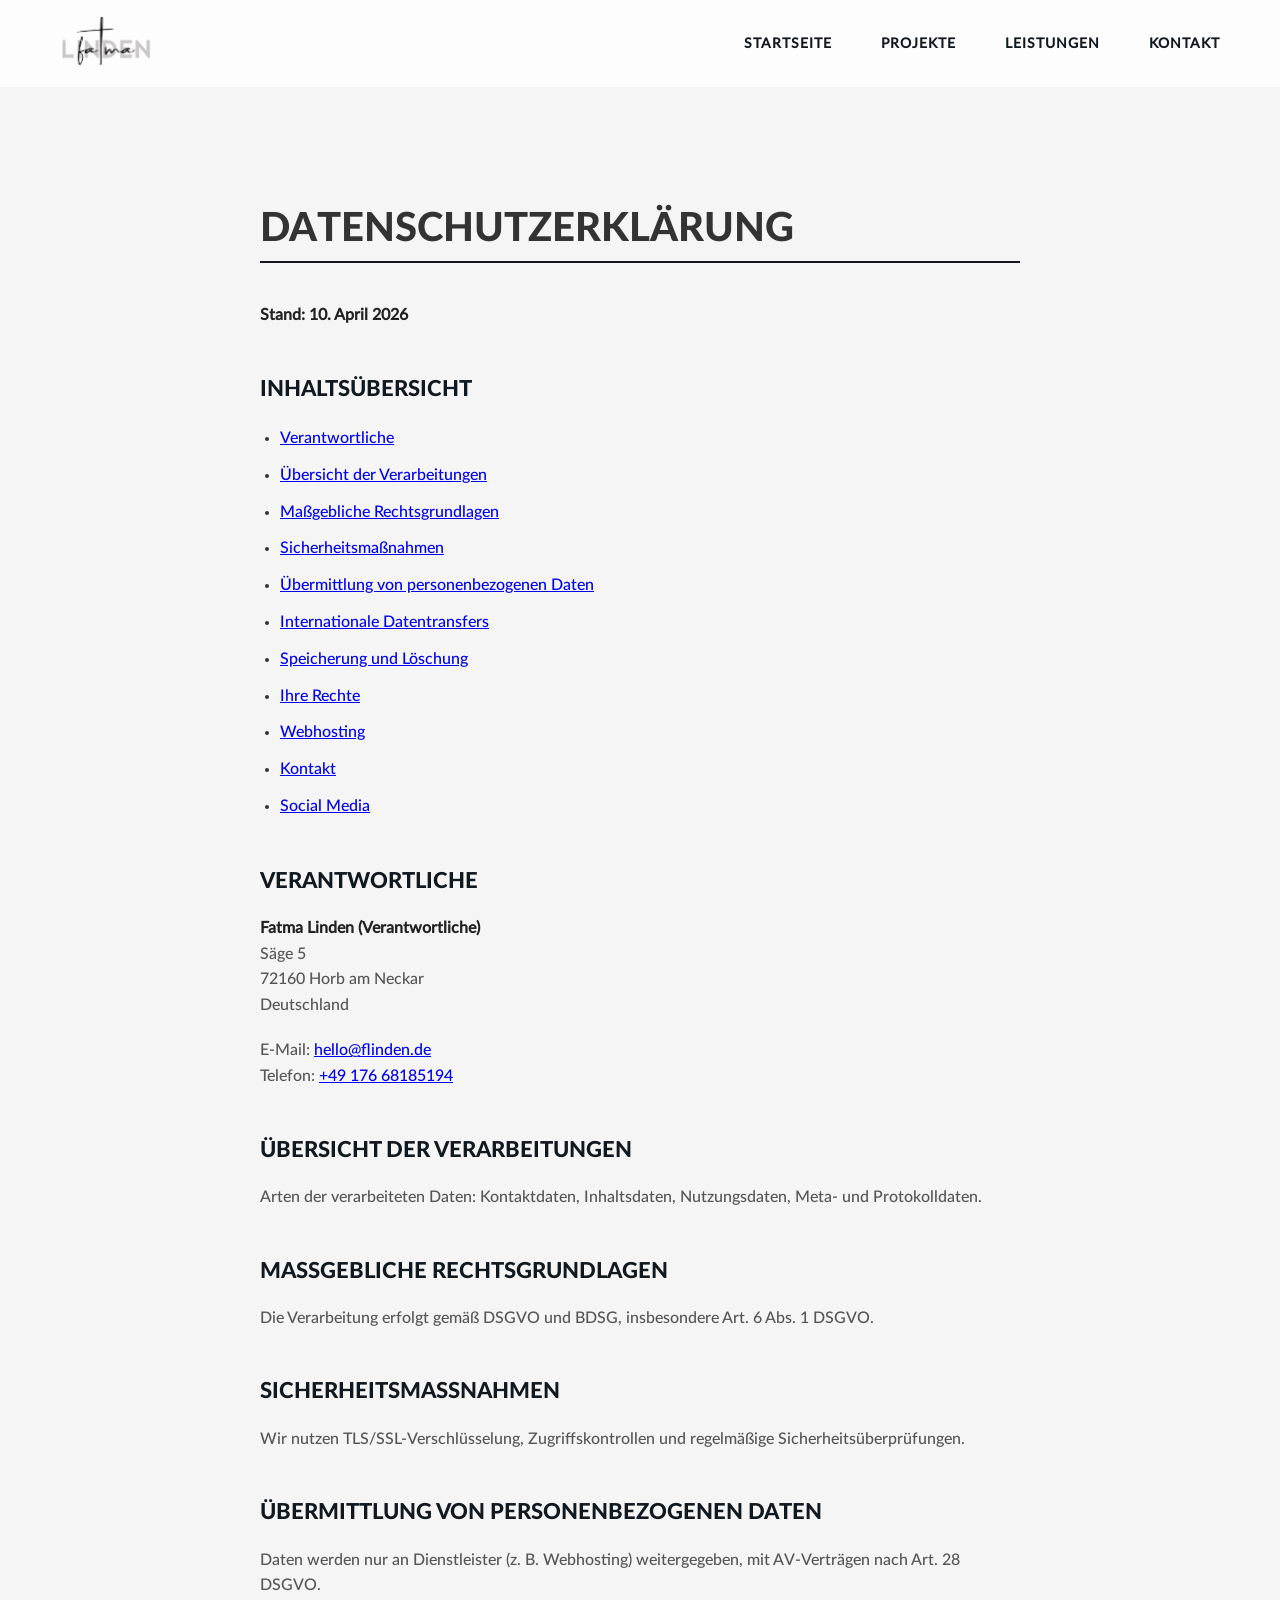
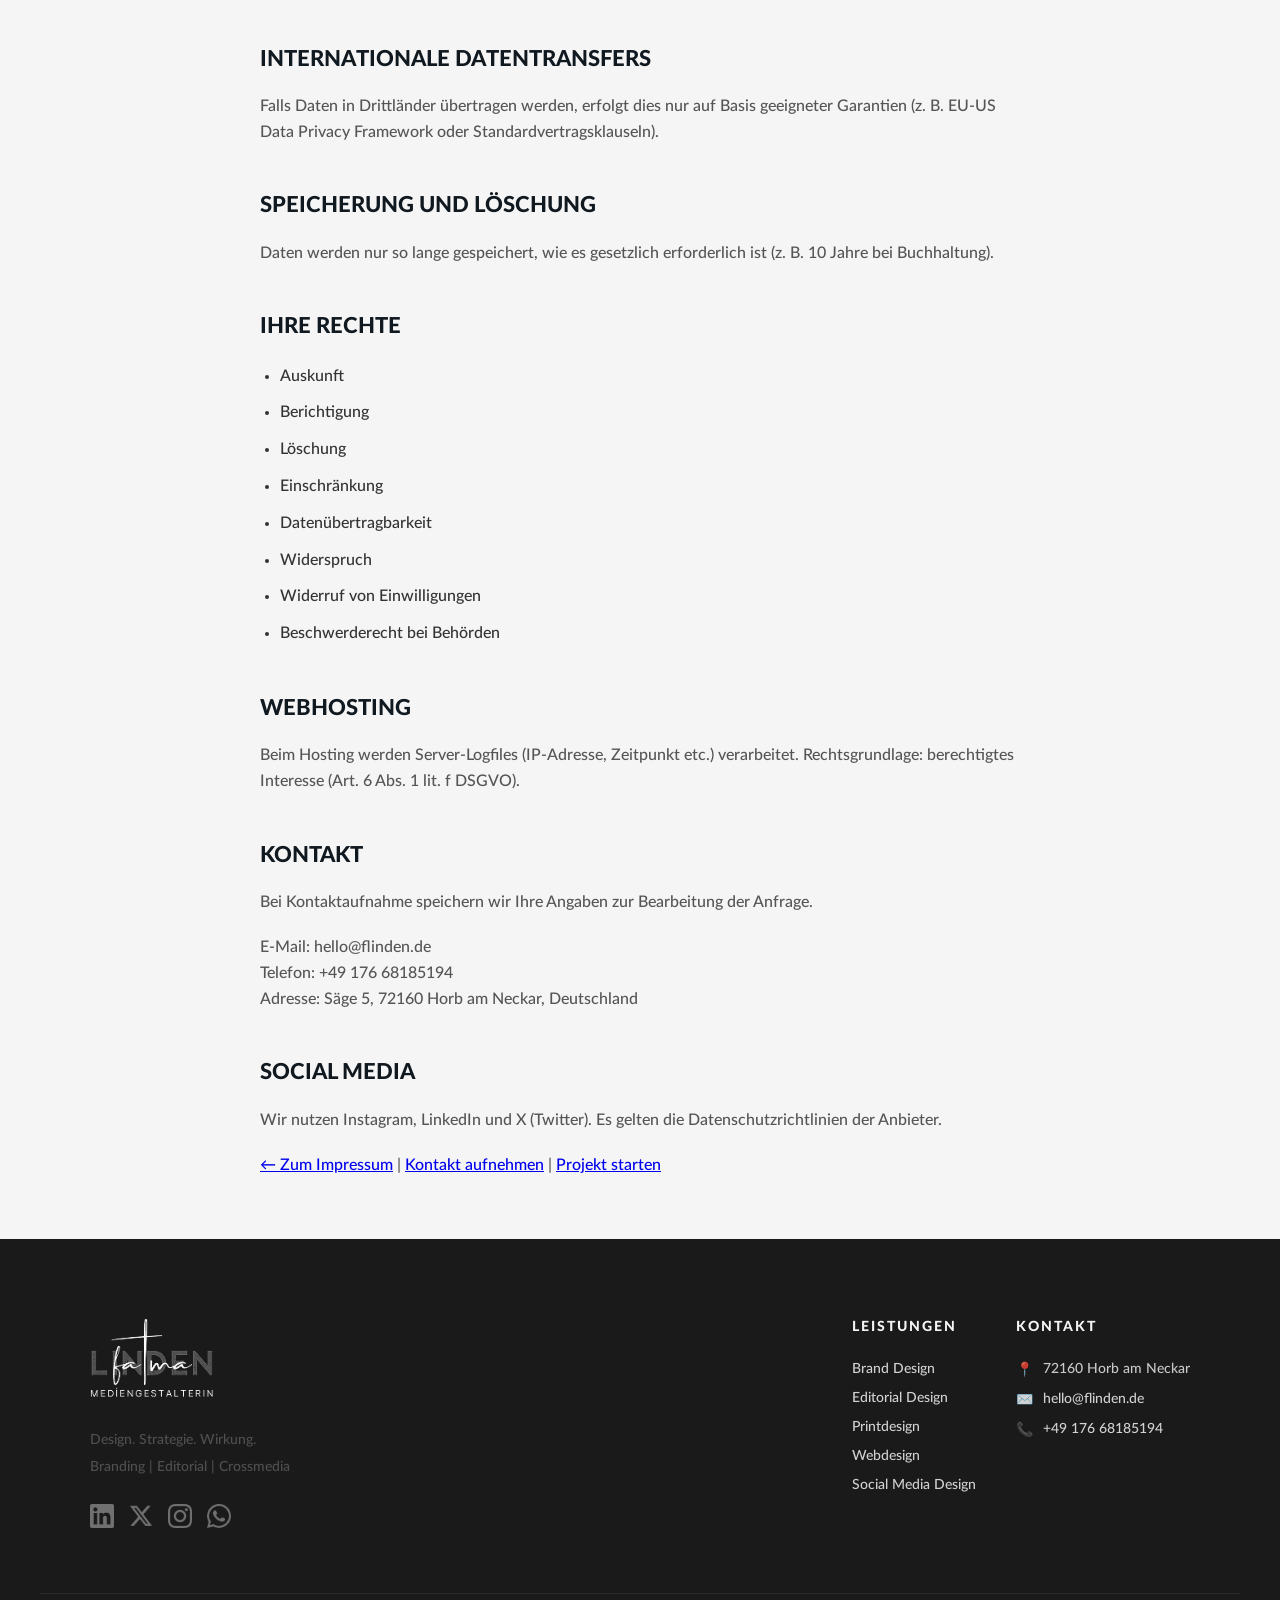
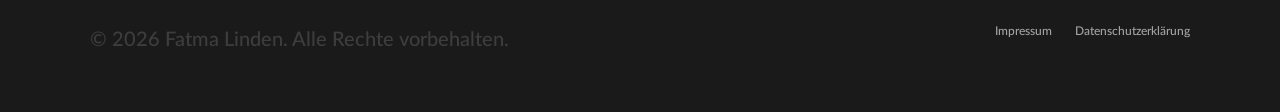
<file: datenschutz.html>
<!DOCTYPE html>
<html lang="de">
<head>
    <meta charset="UTF-8"/>
        <title>Fatma Linden | Grafikdesignerin &amp; Mediengestalterin</title>
        <link rel="icon" href="icons/favicon-linden.png">
        <link rel="stylesheet" href="style.css">
        <meta name="viewport" content="width=device-width, initial-scale=1.0">


</head>


<body>
<header class="header">
            <div class="container-nav">
               
                <div class="logo">
                    <img src="images/logo-linden.png" alt="Logo">
                </div>
                <input type="checkbox" id="nav-check">
                <label for="nav-check" class="nav-toggler">
                <span></span>
                </label>
                <nav class="nav" id="nav">
                    <ul>
                        <li><a href="index.html#startseite">STARTSEITE</a></li>
                        
                        <li><a href="index.html#projekte">PROJEKTE</a></li>
                        <li><a href="index.html#leistungen">LEISTUNGEN</a></li>
                        <li><a href="index.html#kontakt">KONTAKT</a></li>
                    </ul>
            </div>
        </header>
        <style>
    html {
        scroll-behavior: smooth;
    }

    /* Başlık altında kaybolma sorununu çözer */
    h2 {
        scroll-margin-top: 100px;
    }
</style>

<div class="container-daten">

    <h1>Datenschutzerklärung</h1>
    <p><strong>Stand: 10. April 2026</strong></p>

    <h2>Inhaltsübersicht</h2>
    <ul>
        <li><a href="#m3">Verantwortliche</a></li>
        <li><a href="#mOverview">Übersicht der Verarbeitungen</a></li>
        <li><a href="#m2427">Maßgebliche Rechtsgrundlagen</a></li>
        <li><a href="#m27">Sicherheitsmaßnahmen</a></li>
        <li><a href="#m25">Übermittlung von personenbezogenen Daten</a></li>
        <li><a href="#m24">Internationale Datentransfers</a></li>
        <li><a href="#m12">Speicherung und Löschung</a></li>
        <li><a href="#m10">Ihre Rechte</a></li>
        <li><a href="#m225">Webhosting</a></li>
        <li><a href="#m182">Kontakt</a></li>
        <li><a href="#m136">Social Media</a></li>
    </ul>

    <h2 id="m3">Verantwortliche</h2>
    <p><strong>Fatma Linden (Verantwortliche)</strong><br>
       Säge 5<br>
       72160 Horb am Neckar<br>
       Deutschland</p>

    <p>
       E-Mail: <a href="mailto:hello@flinden.de">hello@flinden.de</a><br>
       Telefon: <a href="tel:+4917668185194">+49 176 68185194</a>
    </p>

    <h2 id="mOverview">Übersicht der Verarbeitungen</h2>
    <p>
        Arten der verarbeiteten Daten: Kontaktdaten, Inhaltsdaten, Nutzungsdaten, Meta- und Protokolldaten.
    </p>

    <h2 id="m2427">Maßgebliche Rechtsgrundlagen</h2>
    <p>
        Die Verarbeitung erfolgt gemäß DSGVO und BDSG, insbesondere Art. 6 Abs. 1 DSGVO.
    </p>

    <h2 id="m27">Sicherheitsmaßnahmen</h2>
    <p>
        Wir nutzen TLS/SSL-Verschlüsselung, Zugriffskontrollen und regelmäßige Sicherheitsüberprüfungen.
    </p>

    <h2 id="m25">Übermittlung von personenbezogenen Daten</h2>
    <p>
        Daten werden nur an Dienstleister (z. B. Webhosting) weitergegeben, mit AV-Verträgen nach Art. 28 DSGVO.
    </p>

    <h2 id="m24">Internationale Datentransfers</h2>
    <p>
        Falls Daten in Drittländer übertragen werden, erfolgt dies nur auf Basis geeigneter Garantien (z. B. EU-US Data Privacy Framework oder Standardvertragsklauseln).
    </p>

    <h2 id="m12">Speicherung und Löschung</h2>
    <p>
        Daten werden nur so lange gespeichert, wie es gesetzlich erforderlich ist (z. B. 10 Jahre bei Buchhaltung).
    </p>

    <h2 id="m10">Ihre Rechte</h2>
    <ul>
        <li>Auskunft</li>
        <li>Berichtigung</li>
        <li>Löschung</li>
        <li>Einschränkung</li>
        <li>Datenübertragbarkeit</li>
        <li>Widerspruch</li>
        <li>Widerruf von Einwilligungen</li>
        <li>Beschwerderecht bei Behörden</li>
    </ul>

    <h2 id="m225">Webhosting</h2>
    <p>
        Beim Hosting werden Server-Logfiles (IP-Adresse, Zeitpunkt etc.) verarbeitet.
        Rechtsgrundlage: berechtigtes Interesse (Art. 6 Abs. 1 lit. f DSGVO).
    </p>

    <h2 id="m182">Kontakt</h2>
    <p>
        Bei Kontaktaufnahme speichern wir Ihre Angaben zur Bearbeitung der Anfrage.
    </p>

    <p>
        E-Mail: hello@flinden.de<br>
        Telefon: +49 176 68185194<br>
        Adresse: Säge 5, 72160 Horb am Neckar, Deutschland
    </p>

    <h2 id="m136">Social Media</h2>
    <p>
        Wir nutzen Instagram, LinkedIn und X (Twitter). Es gelten die Datenschutzrichtlinien der Anbieter.
    </p>

    <p>
        <a href="impressum.html">← Zum Impressum</a> |
        <a href="#m182">Kontakt aufnehmen</a> |
        <a href="index.html#kontakt">Projekt starten</a>
    </p>

</div>
<footer class="main-footer">
    <div class="footer-container">
        <!-- Sol Blok: Logo ve Sosyal Medya -->
        <div class="footer-brand">
            <div class="footer-logo">
                <img src="images/logo2.png" alt="Fatma Linden Logo">
            </div>
            <div class="footer-tagline">
                <p>Design. Strategie. Wirkung.</p>
                <p>Branding | Editorial | Crossmedia</p>
            </div>
            <div class="footer-socials">
                <a href="https://www.linkedin.com/in/fatma-linden-24768910b/"><img src="icons/linkedin.png" alt="LinkedIn"></a>
                <a href="https://x.com/fatmaLindenn"><img src="icons/x.png" alt="X"></a>
                <a href="https://www.instagram.com/fatma_linden"><img src="icons/ins.png" alt="Instagram"></a>
                <a href="https://wa.me/4917668185194" target="_blank">
                <img src="icons/whatsapp.png" alt="WhatsApp">
</a>
                
            </div>
        </div>

        <!-- Orta Blok: Hizmetler -->
        <div class="footer-links">
            <h3>LEISTUNGEN</h3>
            <ul>
                <li><a href="index.html#sec2">Brand Design</a></li>
                <li><a href="index.html#sec7">Editorial Design</a></li>
                <li><a href="index.html#brand">Printdesign</a></li>
                <li><a href="index.html#leistungen">Webdesign</a></li>
                <li><a href="index.html#sec4">Social Media Design</a></li>
            </ul>
        </div>

        <!-- Sağ Blok: İletişim -->
        <div class="footer-contact">
            <h3>KONTAKT</h3>
            <ul>
                <li><span>📍</span> 72160 Horb am Neckar</li>
                <li><span>✉️</span> <a href="mailto:hello@flinden.de">hello@flinden.de</a></li>
                <li><span>📞</span> <a href="tel:+4917668185194">+49 176 68185194</a></li>
            </ul>
        </div>
    </div>

    <!-- Hukuki Linkler (Almanya için zorunlu) -->
    <div class="footer-bottom">
        <p>&copy; 2026 Fatma Linden. Alle Rechte vorbehalten.</p>
        <div class="legal-links">
            <a href="impressum.html">Impressum</a>
            <a href="datenschutz.html">Datenschutzerklärung</a>
        </div>
    </div>
</footer>
</body>
</html>
</file>
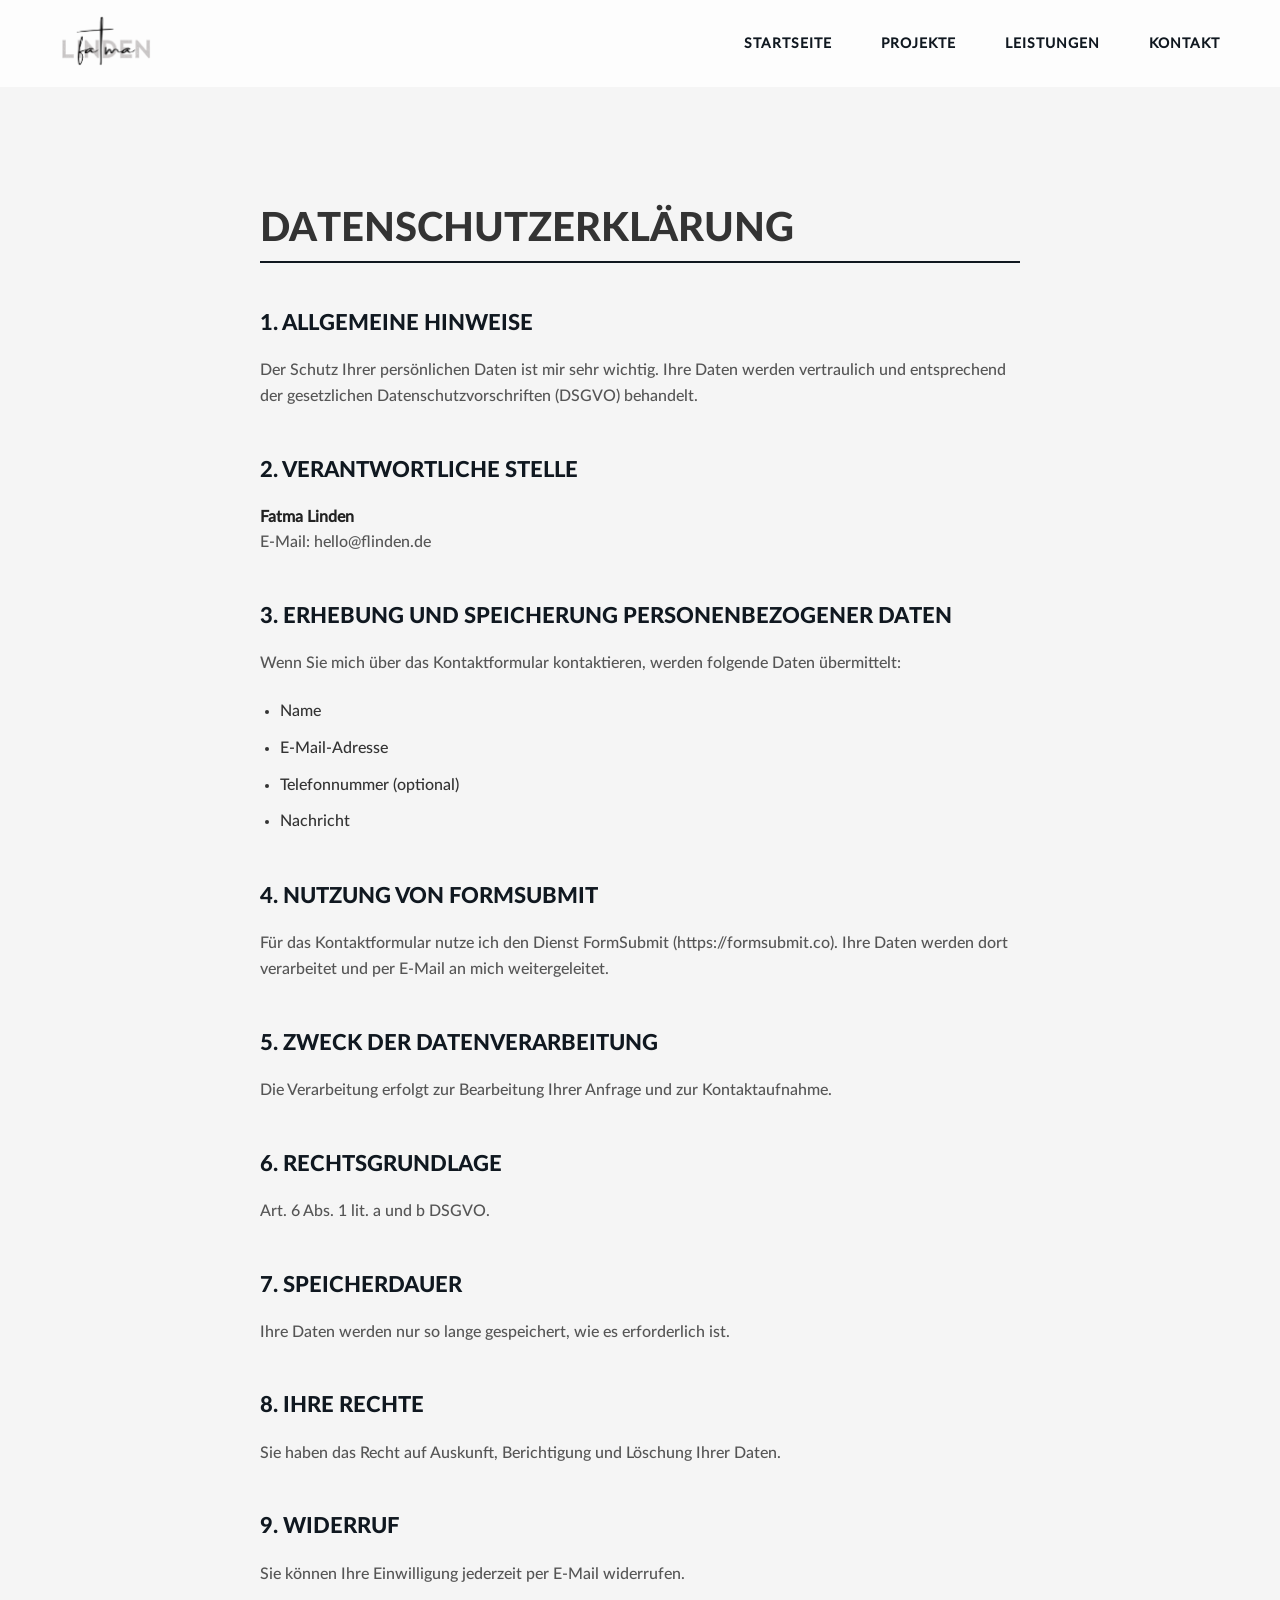
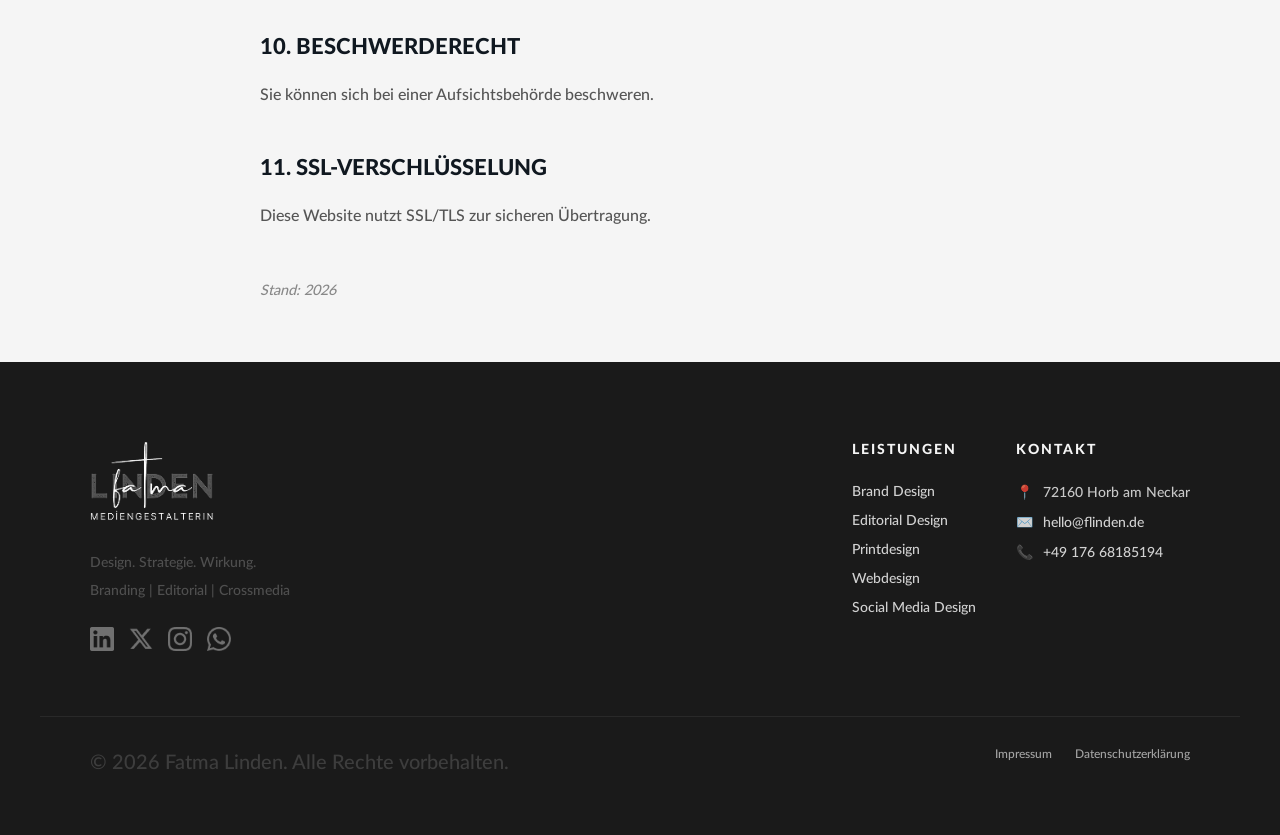
<file: datenschutzbestimmungen.html>
<!DOCTYPE html>
<html lang="de">
<head>
    <meta charset="UTF-8"/>
        <title>Fatma Linden | Grafikdesignerin &amp; Mediengestalterin</title>
        <link rel="icon" href="icons/favicon-linden.png">
        <link rel="stylesheet" href="style.css">
        <meta name="viewport" content="width=device-width, initial-scale=1.0">


</head>


<body>
<header class="header">
            <div class="container-nav">
               
                <div class="logo">
                    <img src="images/logo-linden.png" alt="Logo">
                </div>
                <input type="checkbox" id="nav-check">
                <label for="nav-check" class="nav-toggler">
                <span></span>
                </label>
                <nav class="nav" id="nav">
                    <ul>
                        <li><a href="index.html#sec1">STARTSEITE</a></li>
                        
                        <li><a href="index.html#sec3">PROJEKTE</a></li>
                        <li><a href="index.html#sec5">LEISTUNGEN</a></li>
                        <li><a href="index.html#sec10">KONTAKT</a></li>
                    </ul>
                </nav>
            </div>
        </header>
        <div class="container-daten">
           <h1>Datenschutzerklärung</h1>

<h2>1. Allgemeine Hinweise</h2>
<p>Der Schutz Ihrer persönlichen Daten ist mir sehr wichtig. Ihre Daten werden vertraulich und entsprechend der gesetzlichen Datenschutzvorschriften (DSGVO) behandelt.</p>

<h2>2. Verantwortliche Stelle</h2>
<p><strong>Fatma Linden</strong><br>
E-Mail: hello@flinden.de</p>

<h2>3. Erhebung und Speicherung personenbezogener Daten</h2>
<p>Wenn Sie mich über das Kontaktformular kontaktieren, werden folgende Daten übermittelt:</p>
<ul>
<li>Name</li>
<li>E-Mail-Adresse</li>
<li>Telefonnummer (optional)</li>
<li>Nachricht</li>
</ul>

<h2>4. Nutzung von FormSubmit</h2>
<p>Für das Kontaktformular nutze ich den Dienst FormSubmit (https://formsubmit.co). Ihre Daten werden dort verarbeitet und per E-Mail an mich weitergeleitet.</p>

<h2>5. Zweck der Datenverarbeitung</h2>
<p>Die Verarbeitung erfolgt zur Bearbeitung Ihrer Anfrage und zur Kontaktaufnahme.</p>

<h2>6. Rechtsgrundlage</h2>
<p>Art. 6 Abs. 1 lit. a und b DSGVO.</p>

<h2>7. Speicherdauer</h2>
<p>Ihre Daten werden nur so lange gespeichert, wie es erforderlich ist.</p>

<h2>8. Ihre Rechte</h2>
<p>Sie haben das Recht auf Auskunft, Berichtigung und Löschung Ihrer Daten.</p>

<h2>9. Widerruf</h2>
<p>Sie können Ihre Einwilligung jederzeit per E-Mail widerrufen.</p>

<h2>10. Beschwerderecht</h2>
<p>Sie können sich bei einer Aufsichtsbehörde beschweren.</p>

<h2>11. SSL-Verschlüsselung</h2>
<p>Diese Website nutzt SSL/TLS zur sicheren Übertragung.</p>

<p><em>Stand: 2026</em></p>
 
        </div>
<footer class="main-footer">
    <div class="footer-container">
        <!-- Sol Blok: Logo ve Sosyal Medya -->
        <div class="footer-brand">
            <div class="footer-logo">
                <img src="images/logo2.png" alt="Fatma Linden Logo">
            </div>
            <div class="footer-tagline">
                <p>Design. Strategie. Wirkung.</p>
                <p>Branding | Editorial | Crossmedia</p>
            </div>
            <div class="footer-socials">
                <a href="https://www.linkedin.com/in/fatma-linden-24768910b/"><img src="icons/linkedin.png" alt="LinkedIn"></a>
                <a href="https://x.com/fatmaLindenn"><img src="icons/x.png" alt="X"></a>
                <a href="https://www.instagram.com/fatma_linden"><img src="icons/ins.png" alt="Instagram"></a>
                <a href="https://wa.me/4917668185194" target="_blank">
                <img src="icons/whatsapp.png" alt="WhatsApp">
</a>
                
            </div>
        </div>

        <!-- Orta Blok: Hizmetler -->
        <div class="footer-links">
            <h3>LEISTUNGEN</h3>
            <ul>
                <li><a href="index.html#sec2">Brand Design</a></li>
                <li><a href="index.html#sec7">Editorial Design</a></li>
                <li><a href="index.html#brand">Printdesign</a></li>
                <li><a href="index.html#sec5">Webdesign</a></li>
                <li><a href="index.html#sec4">Social Media Design</a></li>
            </ul>
        </div>

        <!-- Sağ Blok: İletişim -->
        <div class="footer-contact">
            <h3>KONTAKT</h3>
            <ul>
                <li><span>📍</span> 72160 Horb am Neckar</li>
                <li><span>✉️</span> <a href="mailto:hello@flinden.de">hello@flinden.de</a></li>
                <li><span>📞</span> <a href="tel:+4917668185194">+49 176 68185194</a></li>
            </ul>
        </div>
    </div>

    <!-- Hukuki Linkler (Almanya için zorunlu) -->
    <div class="footer-bottom">
        <p>&copy; 2026 Fatma Linden. Alle Rechte vorbehalten.</p>
        <div class="legal-links">
            <a href="impressum.html">Impressum</a>
            <a href="datenschutz.html">Datenschutzerklärung</a>
        </div>
    </div>
</footer>
</body>
</html>
</file>
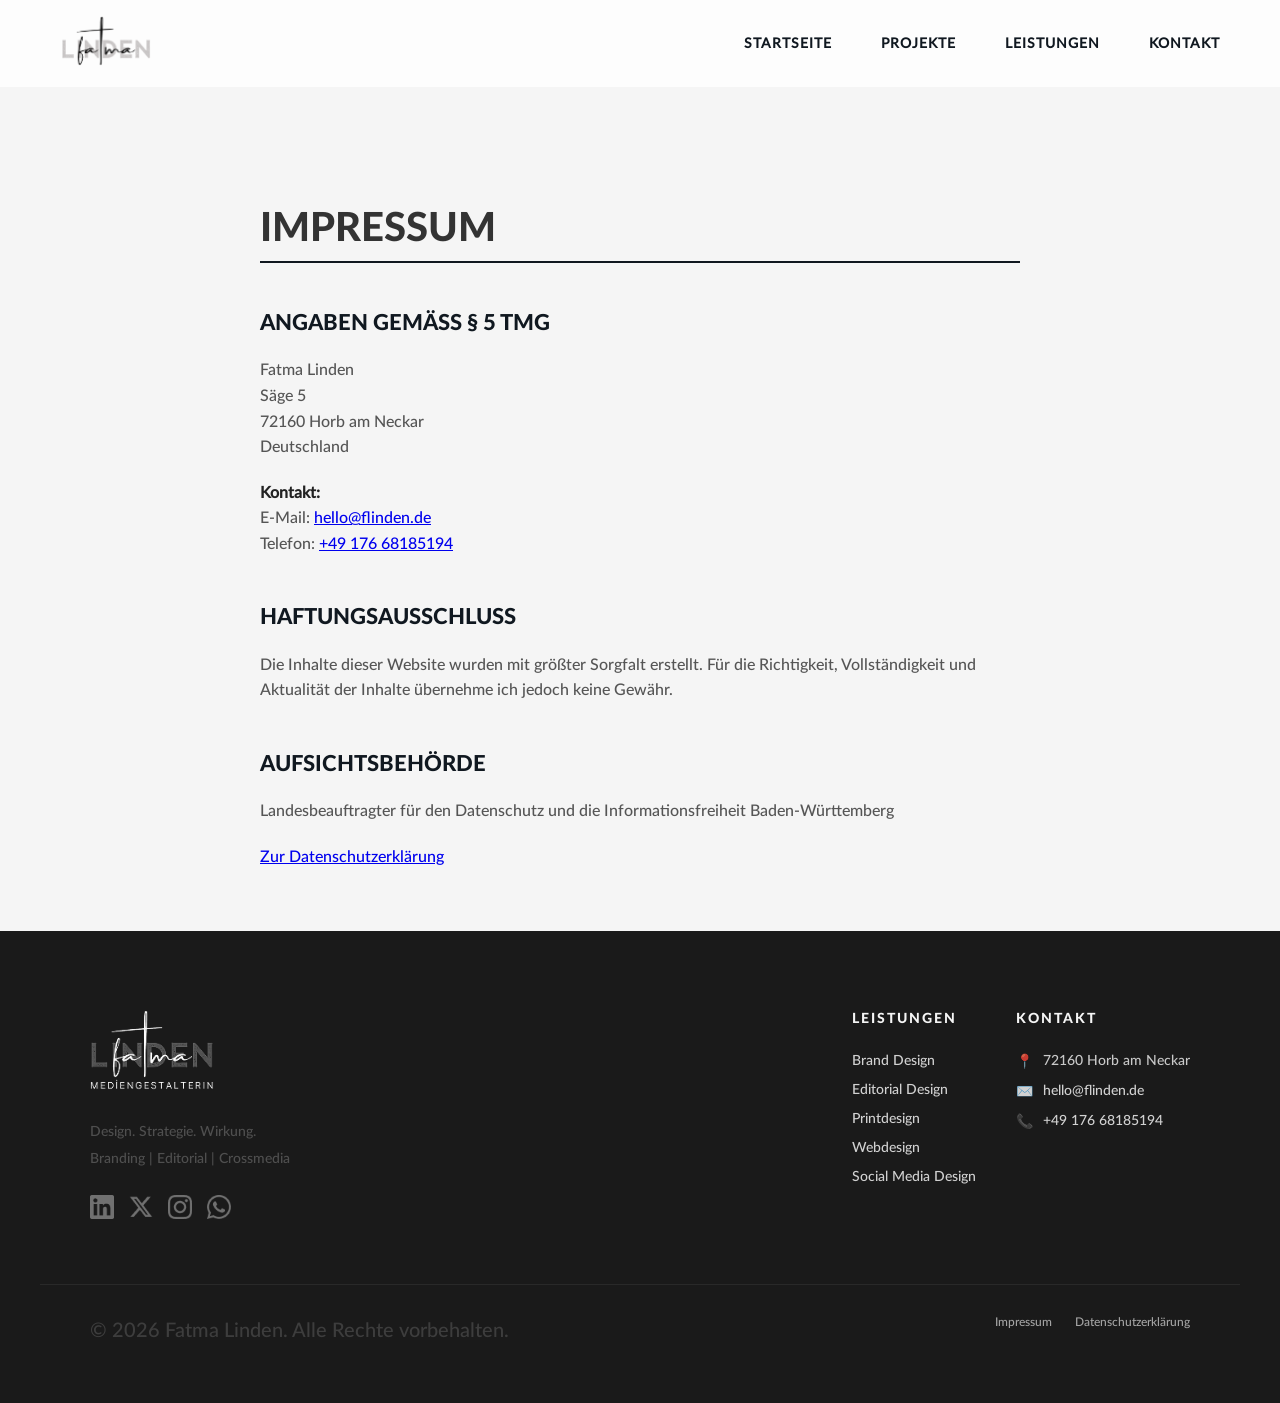
<file: impressum.html>
<!DOCTYPE html>
<html lang="de">
<head>
    <meta charset="UTF-8"/>
        <title>Fatma Linden | Grafikdesignerin &amp; Mediengestalterin</title>
        <link rel="icon" href="icons/favicon-linden.png">
        <link rel="stylesheet" href="style.css">
        <meta name="viewport" content="width=device-width, initial-scale=1.0">


</head>


<body>
<header class="header">
     <div class="container-nav">
               
                <div class="logo">
                    <img src="images/logo-linden.png" alt="Logo">
                </div>
                <input type="checkbox" id="nav-check">
                <label for="nav-check" class="nav-toggler">
                <span></span>
                </label>
                <nav class="nav" id="nav">
                    <ul>
                        <li><a href="index.html#startseite">STARTSEITE</a></li>
                        
                        <li><a href="index.html#projekte">PROJEKTE</a></li>
                        <li><a href="index.html#leistungen">LEISTUNGEN</a></li>
                        <li><a href="index.html#kontakt">KONTAKT</a></li>
                    </ul>
                </nav>
            </div>
        </header>
        <style>
    html {
        scroll-behavior: smooth;
    }

    /* Başlık altında kaybolma sorununu çözer */
    h2 {
        scroll-margin-top: 100px;
    }
</style>
            <div class="container-daten">
    <h1>Impressum</h1>

    <h2>Angaben gemäß § 5 TMG</h2>
    <p>
       Fatma Linden<br>
       Säge 5<br>
       72160 Horb am Neckar<br>
       Deutschland
    </p>

    <p><strong>Kontakt:</strong><br>
       E-Mail: <a href="mailto:hello@flinden.de">hello@flinden.de</a><br>
       Telefon: <a href="tel:+4917668185194">+49 176 68185194</a>
    </p>

    <h2>Haftungsausschluss</h2>
    <p>
    Die Inhalte dieser Website wurden mit größter Sorgfalt erstellt. 
    Für die Richtigkeit, Vollständigkeit und Aktualität der Inhalte übernehme ich jedoch keine Gewähr.
    </p>

    <h2>Aufsichtsbehörde</h2>
    <p>
    Landesbeauftragter für den Datenschutz und die Informationsfreiheit Baden-Württemberg
    </p>

    <p><a href="datenschutz.html">Zur Datenschutzerklärung</a></p>
</div>
<footer class="main-footer">
    <div class="footer-container">
        <!-- Sol Blok: Logo ve Sosyal Medya -->
        <div class="footer-brand">
            <div class="footer-logo">
                <img src="images/logo2.png" alt="Fatma Linden Logo">
            </div>
            <div class="footer-tagline">
                <p>Design. Strategie. Wirkung.</p>
                <p>Branding | Editorial | Crossmedia</p>
            </div>
            <div class="footer-socials">
                <a href="https://www.linkedin.com/in/fatma-linden-24768910b/"><img src="icons/linkedin.png" alt="LinkedIn"></a>
                <a href="https://x.com/fatmaLindenn"><img src="icons/x.png" alt="X"></a>
                <a href="https://www.instagram.com/fatma_linden"><img src="icons/ins.png" alt="Instagram"></a>
                <a href="https://wa.me/4917668185194" target="_blank">
                <img src="icons/whatsapp.png" alt="WhatsApp">
</a>
                
            </div>
        </div>

        <!-- Orta Blok: Hizmetler -->
        <div class="footer-links">
            <h3>LEISTUNGEN</h3>
            <ul>
                <li><a href="index.html#sec2">Brand Design</a></li>
                <li><a href="index.html#sec7">Editorial Design</a></li>
                <li><a href="index.html#brand">Printdesign</a></li>
                <li><a href="index.html#leistungen">Webdesign</a></li>
                <li><a href="index.html#sec4">Social Media Design</a></li>
            </ul>
        </div>

        <!-- Sağ Blok: İletişim -->
        <div class="footer-contact">
            <h3>KONTAKT</h3>
            <ul>
                <li><span>📍</span> 72160 Horb am Neckar</li>
                <li><span>✉️</span> <a href="mailto:hello@flinden.de">hello@flinden.de</a></li>
                <li><span>📞</span> <a href="tel:+4917668185194">+49 176 68185194</a></li>
            </ul>
        </div>
    </div>

    <!-- Hukuki Linkler (Almanya için zorunlu) -->
    <div class="footer-bottom">
        <p>&copy; 2026 Fatma Linden. Alle Rechte vorbehalten.</p>
        <div class="legal-links">
            <a href="impressum.html">Impressum</a>
            <a href="datenschutz.html">Datenschutzerklärung</a>
        </div>
    </div>
</footer>
</body>
</html>
</file>
<file: style.css>
/* =====================
   1. FONTLAR
===================== */
@font-face{
    font-family: "Heavy";
    src: url("fonts/Lato-Heavy.woff2") format("woff2");
}
@font-face{
    font-family: "Medium";
    src: url("fonts/Lato-Medium.woff2") format("woff2");
}
@font-face{
    font-family: "Thin";
    src: url("fonts/Lato-Thin.woff2") format("woff2");
}

/* =====================
   2. RESET & BASE
===================== */
* {
    margin: 0;
    padding: 0;
    box-sizing: border-box;
}
body {
    font-family: "Medium", sans-serif;
    background: #f5f5f5;
    color: #101820;
}

/* =====================
   3. GLOBAL SPACING SYSTEM
===================== */
:root {
    --space-xs: 8px;
    --space-sm: 16px;
    --space-md: 24px;
    --space-lg: 40px;
    --space-xl: 60px;
}

/* =====================
   4. TYPOGRAPHY
===================== */
h1 {
    font-size: clamp(2rem, 5vw, 3.5rem);
    line-height: 1.1;
    margin-bottom: var(--space-md);
}
h2 {
    font-size: 28px;
    margin-bottom: var(--space-md);
}
h3 {
    font-size: 17px;
    margin-bottom: var(--space-sm);
}
.h3klein{
   font-size: 1.3rem;
    font-weight: 700;
    color: #1f2937;
    margin: 35px 0 15px;
    text-transform: none;
    letter-spacing: 0.5px;
}

   
p {
    font-size: 1.25rem;
    line-height: 1.6;
    margin-bottom: var(--space-sm);
    color: #555;
}
h1, h2, h3, h4 {
    text-transform: uppercase;
}
/* =====================
   5. CONTAINER & HEADER
===================== */
.container {
    max-width: 1200px;
    margin: 0 auto;
    padding: 0 var(--space-sm);
}

/* Header & Container */
.header {
    position: sticky;
    top: 0;
    z-index: 1000;
    background: rgba(255,255,255,0.8);
    padding: var(--space-sm) 0;
}
.container-nav {
    max-width: 1200px;
    margin: 0 auto;
    display: flex;
    justify-content: space-between;
    align-items: center;
    padding: 0 20px;
}

/* Logo */
.logo img {
    height: 50px;
    width: auto;
}

/* Masaüstü Navigasyon */
.nav ul {
    display: flex;
    list-style: none;
    gap: var(--space-md);
}
.nav ul li {
    margin-left: 25px;
}
.nav ul li a {
    text-decoration: none;
    color: #101820;
    font-size: 14px;
    font-weight: 600;
    letter-spacing: 1px;
    transition: 0.3s;
}
.nav ul li a:hover {
    color: #c41e1e;
}

/* Mobil Menü Kontrolleri */
#nav-check {
    display: none;
}
.nav-toggler {
    display: none;
    cursor: pointer;
}

/* =====================
   6. HERO
===================== */
.hero{
    
    position: relative;
    width: 100%;
    min-height: 500px;
    background-color: #f5f5f5;
    display: flex;
    align-items: flex-end;
    padding-bottom: 80px;
    overflow: hidden;
}
.hero::after {
    content: "";
    position: absolute;
    right: 0;
    top: 0;
    width: 100%;
    height: 100%;
    background-image: linear-gradient(rgba(0, 0, 0, 0.5), rgba(0, 0, 0, 0.5)), url(images/hintenground-header.jpg);
    background-size: cover;
    background-position: center;
    z-index: 1;
}
.hero-content {
    position: relative;
    z-index: 3;
    max-width: 1200px;
    margin: 0 auto;
    padding: 0 50px;
    width: 100%;
}
.hero-content h1 {
    font-family: "Medium", sans-serif;
    font-size: 2rem;
    color: #f5f5f5;
    line-height: 1.1;
    margin-bottom: 20px;
    max-width: 600px;
}
.hero-content p {
    font-family: "Medium", sans-serif;
    color: #f5f5f5;
    opacity: 0.9;
    font-size: 1.25rem;
    max-width: 600px;
    margin-bottom: 20px;
    line-height: 1.6;
}
.hero-btn {
    display: inline-block;
    padding: 12px 35px;
    border: 2px solid #f5f5f5;
    color: #f5f5f5;
    text-decoration: none;
    font-family: "Heavy", sans-serif;
    font-size: 14px;
    letter-spacing: 2px;
    transition: all 0.3s ease;
}
.hero-btn:hover {
    background-color: #f5f5f5;
    color: #101820;
}

/* =====================
   7. DİĞER ANA STİLLER
===================== */
section {
    padding: var(--space-xxl) 0;
}

.intro-text {
    text-align: center;
    max-width: 1200px;
    margin: 0 auto 50px;
    color: #333;
    
    
}

.intro-text h2 {
    text-transform: uppercase;
    font-size: 1.75rem;
    letter-spacing: 2px;
    margin-bottom: 20px;
    margin-top: 40px;
    
}

.intro-img {
    display: flex;
    align-items: flex-end;
    justify-content: center;
    gap: 51px;
    margin-bottom: 21px;
}
.intro-img img:nth-child(1),
.intro-img img:nth-child(3) {
    width: 25%;
    height: auto;
    object-fit: cover;
    border-radius: 4px;
    box-shadow: 0 10px 20px rgba(0,0,0,0.05);
}
.intro-img img:nth-child(2) {
    width: 40%;
    height: auto;
    z-index: 2;
    box-shadow: 0 15px 35px rgba(0,0,0,0.15);
    transform: scale(1.1);
}
.intro-grid {
    display: flex;
    justify-content: flex-start;
    gap: 20px;
    margin-top: 0 auto;
}
.intro-item {
    flex: 1;
    padding: 40px 10px;
    display: flex;
    flex-direction: column;
    justify-content: flex-start;
    align-items: center;
    text-align: center;
}
.intro-item img {
    height: 60px;
    width: auto;
    margin-bottom: 20px;
}
.intro-item h3 {
    font-size: 1.1rem;
    letter-spacing: 1px;
    margin-bottom: 15px;
    color: #101820;
}
.intro-item p {
    font-size: 1.25rem;
    color: #666;
    line-height: 1.5;
}

/* Section 3 */
.section3-container {
    display: flex;
    align-items: flex-end;
    width: 100%;
    min-height: 500px;
    background-image: linear-gradient(rgba(0, 0, 0, 0.5), rgba(0, 0, 0, 0.7)), url('images/section3bild.jpg');
    background-attachment: fixed;
    background-size: cover;
    background-position: center;
    justify-content: center;
}
.section3 {
    max-width: 1200px;
    width: 100%;
    padding: 80px 20px;
    text-align: center;
    color: #f5f5f5;
}
.section3 h1 {
    font-size: 2.5rem;
    font-family: "Heavy", sans-serif;
    letter-spacing: 2px;
    margin-bottom: 30px;
    text-transform: uppercase;
}
.section3 .hero-btn {
    border: 2px solid #f5f5f5;
    color: #f5f5f5;
    background: transparent;
}
.section3 .hero-btn:hover {
    background-color: #f5f5f5;
    color: #000000;
}


/* sec4 - neu */
#sec4 {
    padding: 50px 20px;
    text-align: center;
}

.cross-text {
    max-width: 1200px;
    margin: 0 auto 50px;
}

.cross-text h2 {
    text-transform: uppercase;
    font-size: 28px;
    letter-spacing: 2px;
    margin-bottom: 20px;
    color: #333;
}

.cross-text p {
    font-size: 1.25rem;
    line-height: 1.6;
    color: #666;
    margin-bottom: 15px;
}

.cross-container {
    display: grid;
    grid-template-columns: repeat(4, 1fr);
    gap: 40px;
    width: 100%;
}

.cross-item {
    display: flex;
    flex-direction: column;
    height: 100%;
    text-align: center;
}

.cross-item img {
    width: 100%;
    height: 250px;
    object-fit: contain;
    margin-bottom: 20px;
}

.cross-item h4 {
    font-size: 16px;
    
    color: #333;
}

.cross-item p {
    flex-grow: 1;
    margin-bottom: 20px;
    color: #666;
    font-size: 1.1rem;
    line-height: 1.5;
}


.cross-btn {
    display: inline-block;
    padding: 12px 20px;
    border: 1px solid #e60000;
    color: #e60000;
    text-decoration: none;
    font-size: 14px;
    
    transition: 0.3s ease;
}

.cross-btn:hover {
    background: #e60000;
    color: #fff;
}


/* Lightbox */

.lightbox {
    display: none;
    position: fixed;
    inset: 0;
    background: rgba(0,0,0,0.9);
    z-index: 9999;
    justify-content: center;
    align-items: center;
}

.lightbox img {
    max-width: 90%;
    max-height: 90%;
    object-fit: contain;
    border-radius: 10px;
}

.close {
    position: absolute;
    top: 20px;
    right: 35px;
    color: white;
    font-size: 45px;
    cursor: pointer;
}

/* Tablet */

@media (max-width: 1100px) {
    .cross-container {
        grid-template-columns: repeat(2, 1fr);
    }
}

/* Mobil */

@media (max-width: 768px) {
    .cross-container {
        grid-template-columns: 1fr;
    }

    .cross-text h2 {
        font-size: 22px;
    }

    .cross-text p {
        font-size: 1rem;
    }
}

/* sec5 - Slider */
.section5-slider {
    position: relative;
    width: 100%;
    height: 100vh;
    overflow: hidden;
}
.main-slide {
    position: absolute;
    top: 0; left: 0;
    width: 100%; height: 100%;
    background-size: cover;
    background-position: center;
    opacity: 0;
    transition: opacity 1s ease-in-out;
    z-index: 1;
}
.main-slide.active {
    opacity: 1;
    z-index: 2;
}
.slide-overlay {
    width: 1200px; height: 100%;
    display: flex;
    align-items: center;
    padding-left: 15%;
}

.slide-text-content {
    max-width: 600px;
    color: #f5f5f5;
}
.slide-text-content h1 {
    font-size: 2.5rem;
    font-family: "Heavy", sans-serif;
    text-transform: uppercase;
    letter-spacing: 2px;
    margin-bottom: 20px;
    
}
.slide-text-content p{
    color: #f5f5f5;
    font-size: 1.25rem;
}
.slider-nav-dots {
    position: absolute;
    bottom: 40px;
    left: 50%;
    transform: translateX(-50%);
    z-index: 10;
    display: flex;
    gap: 15px;
}
.s-dot {
    width: 12px; height: 12px;
    border: 2px solid #f5f5f5;
    border-radius: 50%;
    cursor: pointer;
    transition: 0.3s;
}
.s-dot.active {
    background-color: #e60000;
    border-color: #e60000;
}
.main-slide {
    transform: scale(1.05);
}
.main-slide.active {
    transform: scale(1);
}
.web-btn {
    display: inline-block;
    padding: 10px 20px;
    color: #f5f5f5;
    text-decoration: none;
    border: 1px solid #f5f5f5;
    font-size: 14px;
    
    transition: 0.3s ease;
}
.web-btn:hover {
    border: 1px solid #e60000;
    background-color: #e60000;
    color: #f5f5f5;
}

/* sec6 - Logos */
.section6-logos {
    padding: 60px 0;
    background: #f5f5f5;
    overflow: hidden;
}
.section6-logos .section-header {
    text-align: center;
    margin: 0 auto 40px;
    color: #101820;
}

.section6-logos .section-header h2 {
    text-transform: uppercase;
    font-size: 28px;
    letter-spacing: 2px;
    margin-bottom: 20px;
    color: #101820;
}
.section6-logos .section-header p {
    font-family: "Medium", sans-serif;
    font-size: 1.25rem;
    color: #666;
    line-height: 1.6;
    max-width: 1200px;
    margin: 40px auto;
    
    
    
}
.section6-logos .divider {
    width: 80px;
    overflow: hidden;
}

.logo-slider {
    overflow: hidden;
    width: 100%;
}
.logo-track {
    display: flex;
    flex-wrap: nowrap;
    align-items: center;
    width: max-content;
    animation: scrollLogos 25s linear infinite;
}
.logo-track img {
    width: 250px;
    margin: 0 40px;
    flex-shrink: 0;
    opacity: 0.7;
    transition: 0.3s;
}
.logo-track img:hover {
    opacity: 1;
    transform: scale(1.1);
}

.logo-slider:hover .logo-track,
.logo-track:hover {
    animation-play-state: paused;
}
.logo-item img[src*="cheesy.png"],
.logo-item img[src*="Lern.png"] {
    width: 180px;
}
@keyframes scrollLogos {
    0% { transform: translateX(0); }
    100% { transform: translateX(-50%); }
}

/* sec7 */
.section7-daimon {
    background-image: url(images/hintengroundSec7.jpg);
    background-size: cover;
    background-position: center;
    background-repeat: no-repeat;
    padding: 60px 0;
    color: #f5f5f5;
    text-align: center;
    overflow: hidden;
}
.daimon-content {
    max-width: 1200px;
    margin: 0 auto 40px;
    padding: 0 20px;
}
.daimon-content h2 {
    text-transform: uppercase;
    font-size: 28px;
    letter-spacing: 2px;
    margin-bottom: 20px;
}
.daimon-content p {
    font-size: 1.25rem;
    line-height: 1.6;
    margin-bottom: 15px;
    color: #f5f5f5;
    opacity: 0.9;
}
.daimon-content h3 {
    font-size: 1.5rem;
    margin-bottom: 25px;
    font-weight: 300;
    
}

.daimon-png {
    max-width: 90%;
    height: auto;
    filter: drop-shadow(0 30px 50px rgba(0, 0, 0, 0.6));
    transition: transform 0.4s ease;
}
.daimon-png:hover {
    transform: scale(1.03) translateY(-10px);
}

/* sec8 */
.section8 {
    padding: 60px 20px;
}
.section8 > div {
    display: flex;
    align-items: center;
    justify-content: space-between;
    gap: 60px;
    flex-wrap: wrap;
}
.flyer-text {
    flex: 1;
    min-width: 300px;
}
.flyer-text h2 {
    text-transform: uppercase;
    font-size: 28px;
    letter-spacing: 2px;
    margin-bottom: 20px;
}

.flyer-text h3 {
    
    margin-top: 25px;
    color: #333;
    font-size: 17px;
    font-weight: 600;
}
.flyer-text p {
    margin-top: 10px;
    line-height: 1.6;
    color: #666;
    
    
}
.section8 img {
    flex: 1;
    max-width: 600px;
    width: 100%;
    height: auto;
}
/* sec9 */

.section9 {
    padding: 80px 0;
    text-align: center;
    
}

.section9 h2 {
    font-family: "Medium";
    font-size: 28px;
    letter-spacing: 2px;
    color: #101820;
}

.section9 p {
    font-family: "Medium", sans-serif;
    font-size: 1.25rem;
    color: #666;
    line-height: 1.6;
    max-width: 1200px;
    margin: 40px auto;
}

/* 3D iframe styling */
.section9 iframe {
    width: 100%;
    max-width: 1200px;           /* Büyük ekranlar için sınır */
    aspect-ratio: 4 / 3;         /* Oranı korur */
    border: 0;                    /* Kenarlık yok */
    
    box-shadow: 0 8px 25px rgba(0,0,0,0.15); /* Hafif gölge */
    transition: transform 0.3s ease, box-shadow 0.3s ease;
}

/* Hover efekti */
.section9 iframe:hover {
    transform: scale(1.02);
    box-shadow: 0 12px 30px rgba(0,0,0,0.2);
}
/* =====================
   SECTION 10 - İLETİŞİM FORMU
===================== */
.section10 {
    padding: 80px 0;
    background: #2A2A2A;           /* Koyu arka plan (görseldeki gibi) */
    color: #f5f5f5;
}

.contact-form-wrapper {
    max-width: 680px;
    margin: 0 auto;
    text-align: center;
}
.contact-form-wrapper p{
    
    font-size: 1.25rem;
    
}

.contact-form-wrapper h2 {
    font-family: "Heavy", sans-serif;
    font-size: 28px;
    letter-spacing: 2px;
    margin-bottom: var(--space-md);
    color: #fff;
}

.form-subtitle {
    font-size: 1.25rem;
    line-height: 1.6;
    color: #cfd2d3;
    margin-bottom: var(--space-xl);
    margin-left: auto;
    margin-right: auto;
}

/* Form Stil */
.contact-form {
    text-align: left;
}

.form-group {
    margin-bottom: 28px;
}

.form-group label {
    display: block;
    font-size: 0.95rem;
    color: #cfd2d3;
    margin-bottom: 8px;
    font-weight: 500;
}

.form-group input,
.form-group textarea {
    width: 100%;
    padding: 14px 18px;
    background: transparent;
    border: 1px solid #555;
    border-radius: 4px;
    color: #fff;
    font-size: 1rem;
    transition: all 0.3s ease;
}

.form-group input:focus,
.form-group textarea:focus {
    outline: none;
    border-color: #c41e1e;
    background: rgba(255,255,255,0.05);
}

.form-group textarea {
    resize: vertical;
    min-height: 140px;
}

/* Form Footer */
.form-footer {
    margin-top: 20px;
    display: flex;
    flex-direction: column;
    align-items: center;
    gap: 20px;
}

.checkbox-label {
    font-size: 0.95rem;
    color: #cfd2d3;
    display: flex;
    align-items: center;
    gap: 10px;
    cursor: pointer;
   flex-wrap: wrap;
}

.checkbox-label a {
    color: #c41e1e;
    text-decoration: underline;
}

.checkbox-label input[type="checkbox"] {
    accent-color: #c41e1e;
   flex-shrink: 0;
}

/* Button */
.contact-form .hero-btn {
    padding: 14px 50px;
    font-size: 14px;
    letter-spacing: 2px;
    background: transparent;
    border: 2px solid #f5f5f5;
    color: #f5f5f5;
}

.contact-form .hero-btn:hover {
    background: #f5f5f5;
    color: #101820;
}

.success-message{
    display: none; 
    margin-top: 30px; 
    padding: 25px; 
    color: #fff; 
    text-align: center;
}

.success-message p{
     
    color: #f5f5f5; 
    
}


/* Footer Genel Stil */
.main-footer {
    background-color: #1a1a1a; /* Koyu gri/siyah arka plan */
    color: #f5f5f5;
    padding: 80px 0 40px;
    font-family: "Medium", sans-serif;
}

.footer-container {
    max-width: 1200px;
    margin: 0 auto;
    padding: 0 50px;
    display: flex;
    justify-content: space-between;
    gap: 40px;
    flex-wrap: wrap; /* Mobil için kırılma */
}

/* Sol Taraf: Logo ve Slogan */
.footer-brand {
    flex: 1.5;
    min-width: 250px;
}

.footer-logo img {
    height: 80px;
    margin-bottom: 20px;
}

.footer-tagline p {
    font-size: 14px;
    line-height: 1.6;
    margin: 5px 0;
    opacity: 0.9;
}

.footer-socials {
    margin-top: 25px;
    display: flex;
    gap: 15px;
}

.footer-socials img {
    width: 24px;
    filter: invert(1); /* İkonlar siyahsa beyaza çevirir */
    transition: 0.3s;
}

.footer-socials a:hover img {
    opacity: 0.6;
}

/* Başlıklar ve Listeler */
.footer-links h3, .footer-contact h3 {
    font-size: 14px;
    letter-spacing: 2px;
    margin-bottom: 25px;
    font-family: "Heavy", sans-serif;
    text-transform: uppercase;
}

.footer-links ul, .footer-contact ul {
    list-style: none;
    padding: 0;
}

.footer-links li, .footer-contact li {
    margin-bottom: 12px;
    font-size: 14px;
    opacity: 0.8;
}

.footer-links a, .footer-contact a {
    color: #fff;
    text-decoration: none;
    transition: 0.3s;
}

.footer-links a:hover {
    color: #ccc;
}

/* İletişim İkonları Sabitleme */
.footer-contact li {
    display: flex;
    align-items: center;
    gap: 10px;
}

/* En Alt Hukuki Kısım */
.footer-bottom {
    max-width: 1200px;
    margin: 60px auto 0;
    padding: 30px 50px 0;
    border-top: 1px solid #333;
    display: flex;
    justify-content: space-between;
    font-size: 12px;
    opacity: 0.6;
}

.legal-links a {
    color: #fff;
    margin-left: 20px;
    text-decoration: none;
}








/* =====================
   DATENSCHUTZ SAYFASI STİLLERİ
===================== */

.container-daten {
    max-width: 800px; /* Okunabilirlik için metni daraltıyoruz */
    margin: 120px auto 60px; /* Header sabit olduğu için üstten boşluk verdik */
    padding: 0 20px;
    line-height: 1.8; /* Satır aralığını açtık */
    color: #333;
    font-family: "Medium", sans-serif;
}

.container-daten h1 {
    font-family: "Heavy", sans-serif;
    font-size: 2.5rem;
    margin-bottom: 40px;
    border-bottom: 2px solid #101820;
    padding-bottom: 10px;
    text-transform: uppercase;
}

.container-daten h2 {
    font-family: "Heavy", sans-serif;
    font-size: 1.4rem;
    margin-top: 40px;
    margin-bottom: 15px;
    color: #101820;
}

.container-daten p {
    margin-bottom: 20px;
    font-size: 1rem;
}

.container-daten ul {
    margin-bottom: 20px;
    padding-left: 20px;
}

.container-daten ul li {
    margin-bottom: 8px;
}

.container-daten strong {
    color: #222222;
}

.container-daten em {
    display: block;
    margin-top: 50px;
    font-size: 0.9rem;
    color: #888;
}

/* =====================
   8. TABLET + MOBİL RESPONSIVE (TEK YERDE)
===================== */
@media (max-width: 1024px) {
    .hero {
        align-items: flex-end;
    }
    .hero-content {
        text-align: center;
        padding: 40px 20px;
        
    }
    .hero-content h1,
    .hero-content p {
        color: #f5f5f5;
        margin-left: auto;
        margin-right: auto;
    }
    .hero-btn{
        border: 2px solid #f5f5f5;
        color: #f5f5f5;
    }
    .section3-container {
        
        padding-bottom: 40px;
    }
    .cross-container {
        grid-template-columns: repeat(2, 1fr);   /* Tablet: 2 sütun */
        gap: 30px;
    }
    
    .cross-container {
        grid-template-columns: 1fr 1fr;
        
    }
    .cross-item h4 {
    margin-top: 25px;
    }
    .section6-logos {
        padding: 50px 20px;
    }
    .slide-overlay {
    width: 600px; 
    height: 100%;
    display: flex;
    align-items: center;
    padding-left: 15%;
    }

    .section8 > div {
        
        flex-direction: column;     /* Mobil ve tablette alt alta */
        gap: 40px;
        text-align: center;
    }
    
    .flyer-text h2 {
        font-size: 32px;
    }
    
    .section10 {
        padding: 80px 20px;
    }
    
    .contact-form-wrapper {
        max-width: 600px;
    }
    
    
}

@media (max-width: 768px) {
    /* Header - Mobil Menü */
    .nav-toggler {
        display: block;
        width: 30px;
        height: 25px;
        position: relative;
    }
    .nav-toggler span,
    .nav-toggler span::before,
    .nav-toggler span::after {
        display: block;
        background: #333;
        height: 2px;
        width: 100%;
        border-radius: 3px;
        position: absolute;
        transition: 0.3s ease-in-out;
    }
    .nav-toggler span::before { content: ""; top: -8px; }
    .nav-toggler span::after { content: ""; top: 8px; }

    .nav {
        position: absolute;
        top: 70px;
        left: 0;
        width: 100%;
        background-color: #f5f5f5;
        max-height: 0;
        overflow: hidden;
        transition: 0.4s ease-in-out;
        box-shadow: 0 10px 15px rgba(0,0,0,0.1);
    }
    .nav ul {
        flex-direction: column;
        padding: 20px;
        text-align: center;
    }
    .nav ul li {
        margin: 15px 0;
    }
    #nav-check:checked ~ .nav {
        max-height: 400px;
    }
    #nav-check:checked ~ .nav-toggler span {
        background: transparent;
    }
    #nav-check:checked ~ .nav-toggler span::before {
        transform: rotate(45deg);
        top: 0;
    }
    #nav-check:checked ~ .nav-toggler span::after {
        transform: rotate(-45deg);
        top: 0;
    }

    /* Hero Mobil */
    .hero {
        flex-direction: column;
        height: auto;
        padding-bottom: 0;
    }
    .hero::after {
        position: relative;
        width: 100%;
        height: 300px;
        order: 2;
    }
    .hero-content {
        padding: 50px 20px;
        text-align: center;
        order: 1;
    }
    .hero-content h1,
    .hero-content p {
        color: #101820;
        margin-left: auto;
        margin-right: auto;
    }
    .hero-btn{
        border: 2px solid #101820;
        color: #101820;
    }
    
    .hero-content h1 {
        font-size: 2.5rem;
        text-align: center;
    }

    /* Intro Section */
    .intro-img {
        flex-direction: column;
        gap: 15px;
    }
    .intro-img img:nth-child(1),
    .intro-img img:nth-child(2),
    .intro-img img:nth-child(3) {
        width: 100%;
        transform: scale(1);
    }
    .intro-grid {
        flex-direction: column;
        align-items: center;
    }
    .intro-item {
        max-width: 400px;
        padding: 20px 0;
    }

    /* Section 3 */
    .section3-container {
        background-attachment: scroll;
        padding-bottom: 40px;
    }

    /* Cross Section */
    .cross-container {
        grid-template-columns: 1fr;
        
        gap: 30px;
    }
    .cross-item h4 {
    margin-top: 20px;
    }
    
    .cross-item {
        width: 100%;
        margin-bottom: 40px;
        
    }
    
    /* Section 5 */
    .section5-slider {
        height: 70vh;
    }

    .slide-overlay {
        width: 100%;
        hyphens:auto;
        padding: 20px 40px;
        justify-content: center;
        text-align: left;
    background: linear-gradient(90deg, rgba(0,0,0,0.75) 0%, rgba(0,0,0,0.45) 30%, rgba(0,0,0,0.2) 100%);
    }

    .slide-text-content h1 {
        font-size: 2.5rem;
        margin-bottom: 20px;
    }

    .slide-text-content p {
        color: #f5f5f5;
        font-size: 1rem;
        line-height: 1.7;
        margin: 0 0 20px;
        overflow-wrap: anywhere;
        word-break: break-word;
    }
    /* Section 6 */
    
    .section6-logos {
        padding: 50px 20px;
    }

    .section6-logos .section-header p {
        margin: 30px auto;
        
    }
    
    .logo-track {
    display: flex;
    align-items: center;      /* dikey ortala */
    justify-content: center;  /* yatay ortala */
    }
    
    .logo-track img {
        width: 220px;
        margin: 0 25px;
    }

    .logo-track {
        animation-duration: 30s; /* biraz yavaşlat */
    }
    
    /* Section 7 */
    .section7-daimon {
        padding: 60px 0;
    }
    .daimon-content h2 {
        font-size: 1.8rem;
    }
    .daimon-png {
        max-width: 100%;
    }

    /* Section 8 */
    .section8 {
        padding: 40px 20px;
    }
    
    .section8 > div {
        flex-direction: column;   
        gap: 30px;
        text-align: center;       
    }
    
    .flyer-text {
        min-width: 100%;           
        order: 1;                
    }
    
    .flyer-text h2 {
        font-size: 28px;
        margin-bottom: 16px;
    }
    
    .flyer-text h3 {
        font-size: 18px;
        margin-top: 20px;
    }
    
    .section8 img {
        order: 2;                  
        max-width: 100%;
        margin: 0 auto;             /* Ortala */
    }
    
     /* Section 8 */
    .section9 {
        padding: var(--space-md) 15px;
    }

    .section9 h2 {
        font-size: 1.6rem;
    }

    .section9 p {
        font-size: 0.95rem;
       font-size: 1.15rem; 
        line-height: 1.7;
    }

    .section9 iframe {
        aspect-ratio: 16 / 9;
        max-width: 100%;
        border-radius: 8px;
    }
    
    .section10 {
        padding: 60px 20px;
    }
    
    .form-footer {
        align-items: flex-start;
        text-align: left;
    }
    
    .contact-form .hero-btn {
        width: 100%;
        max-width: 280px;
    }
    
    .container-daten {
        margin-top: 100px;
    }
    .container-daten h1 {
        font-size: 1.8rem;
    }
}
</file>
